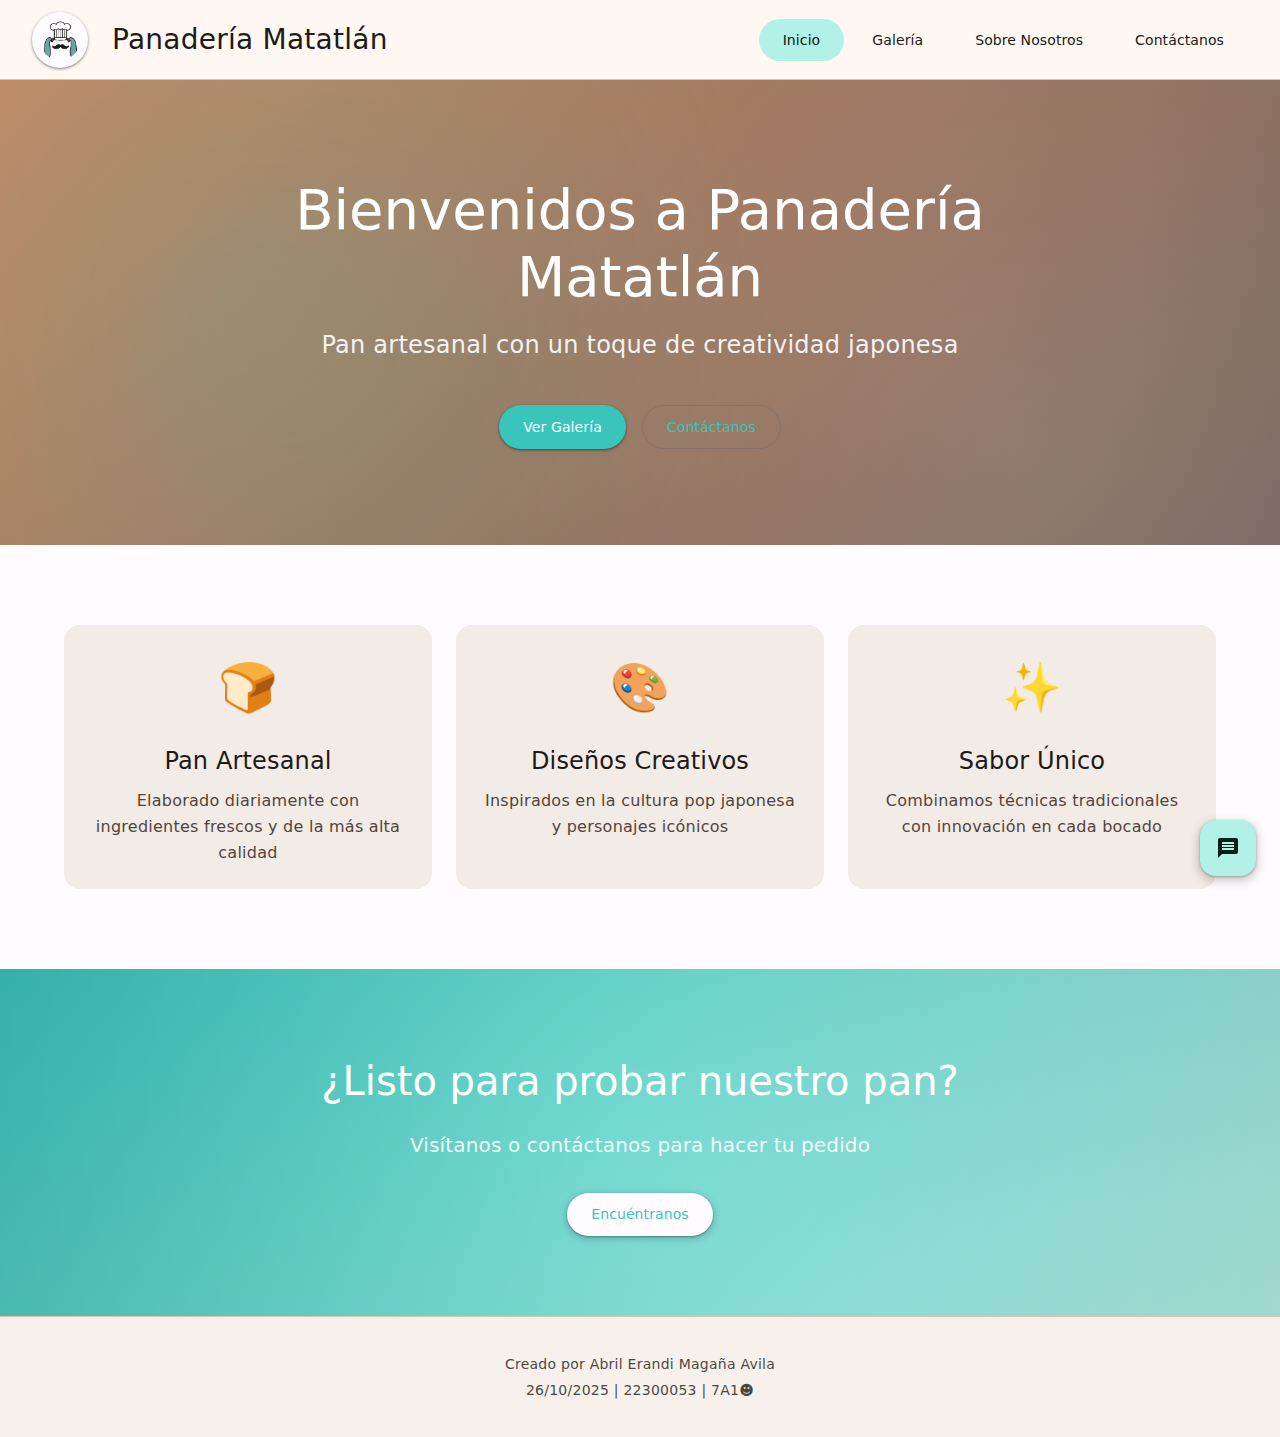
<file: index.html>
<!DOCTYPE html>
<html lang="es">
<head>
    <meta charset="UTF-8">
    <meta name="viewport" content="width=device-width, initial-scale=1.0">
    <meta name="description" content="Panadería Matatlán - Pan artesanal con inspiración japonesa">
    <title>Panadería Matatlán | Inicio</title>
    <link rel="stylesheet" href="estilos.css">
</head>
<body>
    <header>
        <nav class="navegacion">
            <a href="index.html" class="logo-link">
                <img src="img/miku.png" alt="Logo Panadería Matatlán">
            </a>
            <div class="nav-content">
                <h1>Panadería Matatlán</h1>
                <ul class="menu">
                    <li><a href="index.html" class="active">Inicio</a></li>
                    <li><a href="NuestroPan.html">Galería</a></li>
                    <li><a href="aboutus.html">Sobre Nosotros</a></li>
                    <li class="menu-dropdown">
                        <a href="#">Contáctanos</a>
                        <ul class="submenu">
                            <li><a href="form.html">Formulario</a></li>
                            <li><a href="ubicacion.html">Ubicación</a></li>
                        </ul>
                    </li>
                </ul>
            </div>
        </nav>
    </header>

    <main>
        <section class="hero">
            <div class="hero-content">
                <h2 class="hero-title">Bienvenidos a Panadería Matatlán</h2>
                <p class="hero-subtitle">Pan artesanal con un toque de creatividad japonesa</p>
                <div class="hero-cta">
                    <a href="NuestroPan.html" class="btn btn-primary">Ver Galería</a>
                    <a href="form.html" class="btn btn-secondary">Contáctanos</a>
                </div>
            </div>
        </section>

        <section class="features">
            <div class="container">
                <div class="features-grid">
                    <article class="feature-card">
                        <div class="feature-icon">🍞</div>
                        <h3>Pan Artesanal</h3>
                        <p>Elaborado diariamente con ingredientes frescos y de la más alta calidad</p>
                    </article>
                    <article class="feature-card">
                        <div class="feature-icon">🎨</div>
                        <h3>Diseños Creativos</h3>
                        <p>Inspirados en la cultura pop japonesa y personajes icónicos</p>
                    </article>
                    <article class="feature-card">
                        <div class="feature-icon">✨</div>
                        <h3>Sabor Único</h3>
                        <p>Combinamos técnicas tradicionales con innovación en cada bocado</p>
                    </article>
                </div>
            </div>
        </section>

        <section class="cta-section">
            <div class="container">
                <h2>¿Listo para probar nuestro pan?</h2>
                <p>Visítanos o contáctanos para hacer tu pedido</p>
                <a href="ubicacion.html" class="btn btn-primary">Encuéntranos</a>
            </div>
        </section>
    </main>

    <a href="form.html" class="btn-fab" aria-label="Contáctanos" title="Contáctanos">
        <svg width="24" height="24" viewBox="0 0 24 24" fill="currentColor">
            <path d="M20 2H4c-1.1 0-1.99.9-1.99 2L2 22l4-4h14c1.1 0 2-.9 2-2V4c0-1.1-.9-2-2-2zm-2 12H6v-2h12v2zm0-3H6V9h12v2zm0-3H6V6h12v2z"/>
        </svg>
    </a>

    <footer class="site-footer">
        <div class="footer-content">
            <p>Creado por Abril Erandi Magaña Avila</p>
            <p>26/10/2025 | 22300053 | 7A1☻</p>
        </div>
    </footer>
</body>
</html>
</file>
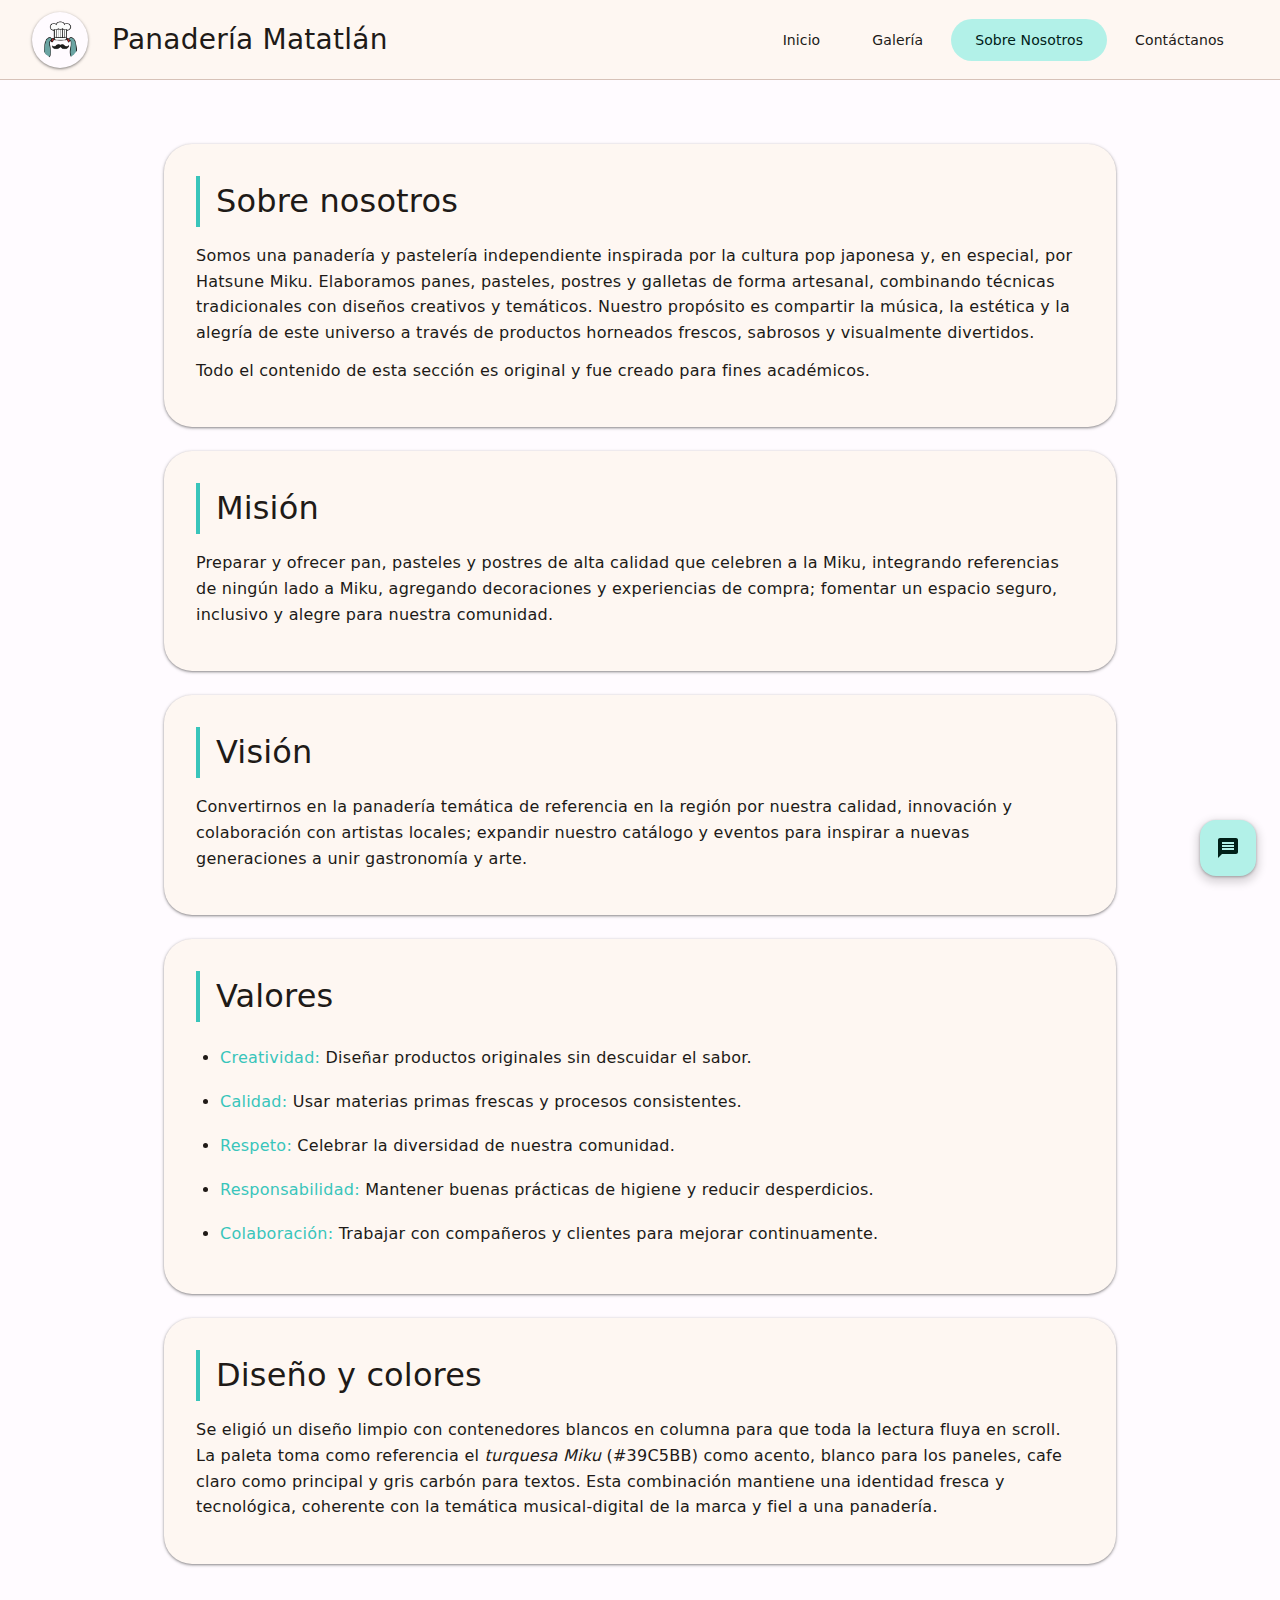
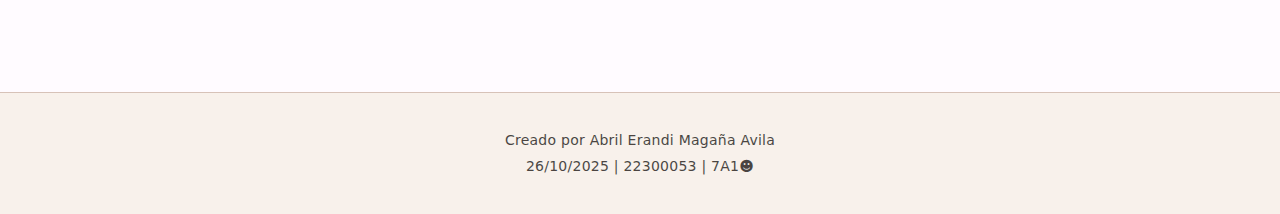
<file: aboutus.html>
<!DOCTYPE html>
<html lang="es">
<head>
    <meta charset="UTF-8">
    <meta name="viewport" content="width=device-width, initial-scale=1.0">
    <meta name="description" content="Conoce más sobre Panadería Matatlán">
    <title>Sobre Nosotros | Panadería Matatlán</title>
    <link rel="stylesheet" href="estilos.css">
</head>
<body>
    <header>
        <nav class="navegacion">
            <a href="index.html" class="logo-link">
                <img src="img/miku.png" alt="Logo Panadería Matatlán">
            </a>
            <div class="nav-content">
                <h1>Panadería Matatlán</h1>
                <ul class="menu">
                    <li><a href="index.html">Inicio</a></li>
                    <li><a href="NuestroPan.html">Galería</a></li>
                    <li><a href="aboutus.html" class="active">Sobre Nosotros</a></li>
                    <li class="menu-dropdown">
                        <a href="#">Contáctanos</a>
                        <ul class="submenu">
                            <li><a href="form.html">Formulario</a></li>
                            <li><a href="ubicacion.html">Ubicación</a></li>
                        </ul>
                    </li>
                </ul>
            </div>
        </nav>
    </header>

    <main>

        <section class="AboutUs" aria-label="Sección Sobre nosotros">
            <article class="AboutUs__card" id="sobre-nosotros">
                <h2>Sobre nosotros</h2>
                <p>
                    Somos una panadería y pastelería independiente inspirada por la cultura pop japonesa y, en especial,
                    por Hatsune Miku. Elaboramos panes, pasteles, postres y galletas de forma artesanal, combinando
                    técnicas tradicionales con diseños creativos y temáticos. Nuestro propósito es compartir la música,
                    la estética y la alegría de este universo a través de productos horneados frescos, sabrosos y
                    visualmente divertidos.
                </p>
                <p>
                    Todo el contenido de esta sección es original y fue creado para fines académicos.
                </p>
            </article>

            <article class="AboutUs__card" id="mision">
                <h2>Misión</h2>
                <p>
                    Preparar y ofrecer pan, pasteles y postres de alta calidad que celebren a la Miku,
                    integrando referencias de ningún lado a Miku, agregando decoraciones y experiencias de compra;
                    fomentar un espacio seguro, inclusivo y alegre para nuestra comunidad.
                </p>
            </article>

            <article class="AboutUs__card" id="vision">
                <h2>Visión</h2>
                <p>
                    Convertirnos en la panadería temática de referencia en la región por nuestra calidad, innovación
                    y colaboración con artistas locales; expandir nuestro catálogo y eventos para inspirar a nuevas
                    generaciones a unir gastronomía y arte.
                </p>
            </article>

            <article class="AboutUs__card" id="valores">
                <h2>Valores</h2>
                <ul class="bullets">
                    <li><strong>Creatividad:</strong> Diseñar productos originales sin descuidar el sabor.</li>
                    <li><strong>Calidad:</strong> Usar materias primas frescas y procesos consistentes.</li>
                    <li><strong>Respeto:</strong> Celebrar la diversidad de nuestra comunidad.</li>
                    <li><strong>Responsabilidad:</strong> Mantener buenas prácticas de higiene y reducir desperdicios.</li>
                    <li><strong>Colaboración:</strong> Trabajar con compañeros y clientes para mejorar continuamente.</li>
                </ul>
            </article>

            <article class="AboutUs__card" id="diseno-colores">
                <h2>Diseño y colores</h2>
                <p>
                    Se eligió un diseño limpio con contenedores blancos en columna para que toda la lectura fluya en scroll.
                    La paleta toma como referencia el <em>turquesa Miku</em> (#39C5BB) como acento, blanco para los paneles, cafe claro como principal
                    y gris carbón para textos. Esta combinación mantiene una identidad fresca y tecnológica, coherente con
                    la temática musical‑digital de la marca y fiel a una panadería.
                </p>
            </article>
        </section>
    </main>

    <a href="form.html" class="btn-fab" aria-label="Contáctanos" title="Contáctanos">
        <svg width="24" height="24" viewBox="0 0 24 24" fill="currentColor">
            <path d="M20 2H4c-1.1 0-1.99.9-1.99 2L2 22l4-4h14c1.1 0 2-.9 2-2V4c0-1.1-.9-2-2-2zm-2 12H6v-2h12v2zm0-3H6V9h12v2zm0-3H6V6h12v2z"/>
        </svg>
    </a>

    <footer class="site-footer">
        <div class="footer-content">
            <p>Creado por Abril Erandi Magaña Avila</p>
            <p>26/10/2025 | 22300053 | 7A1☻</p>
        </div>
    </footer>
</body>
</html>
</file>
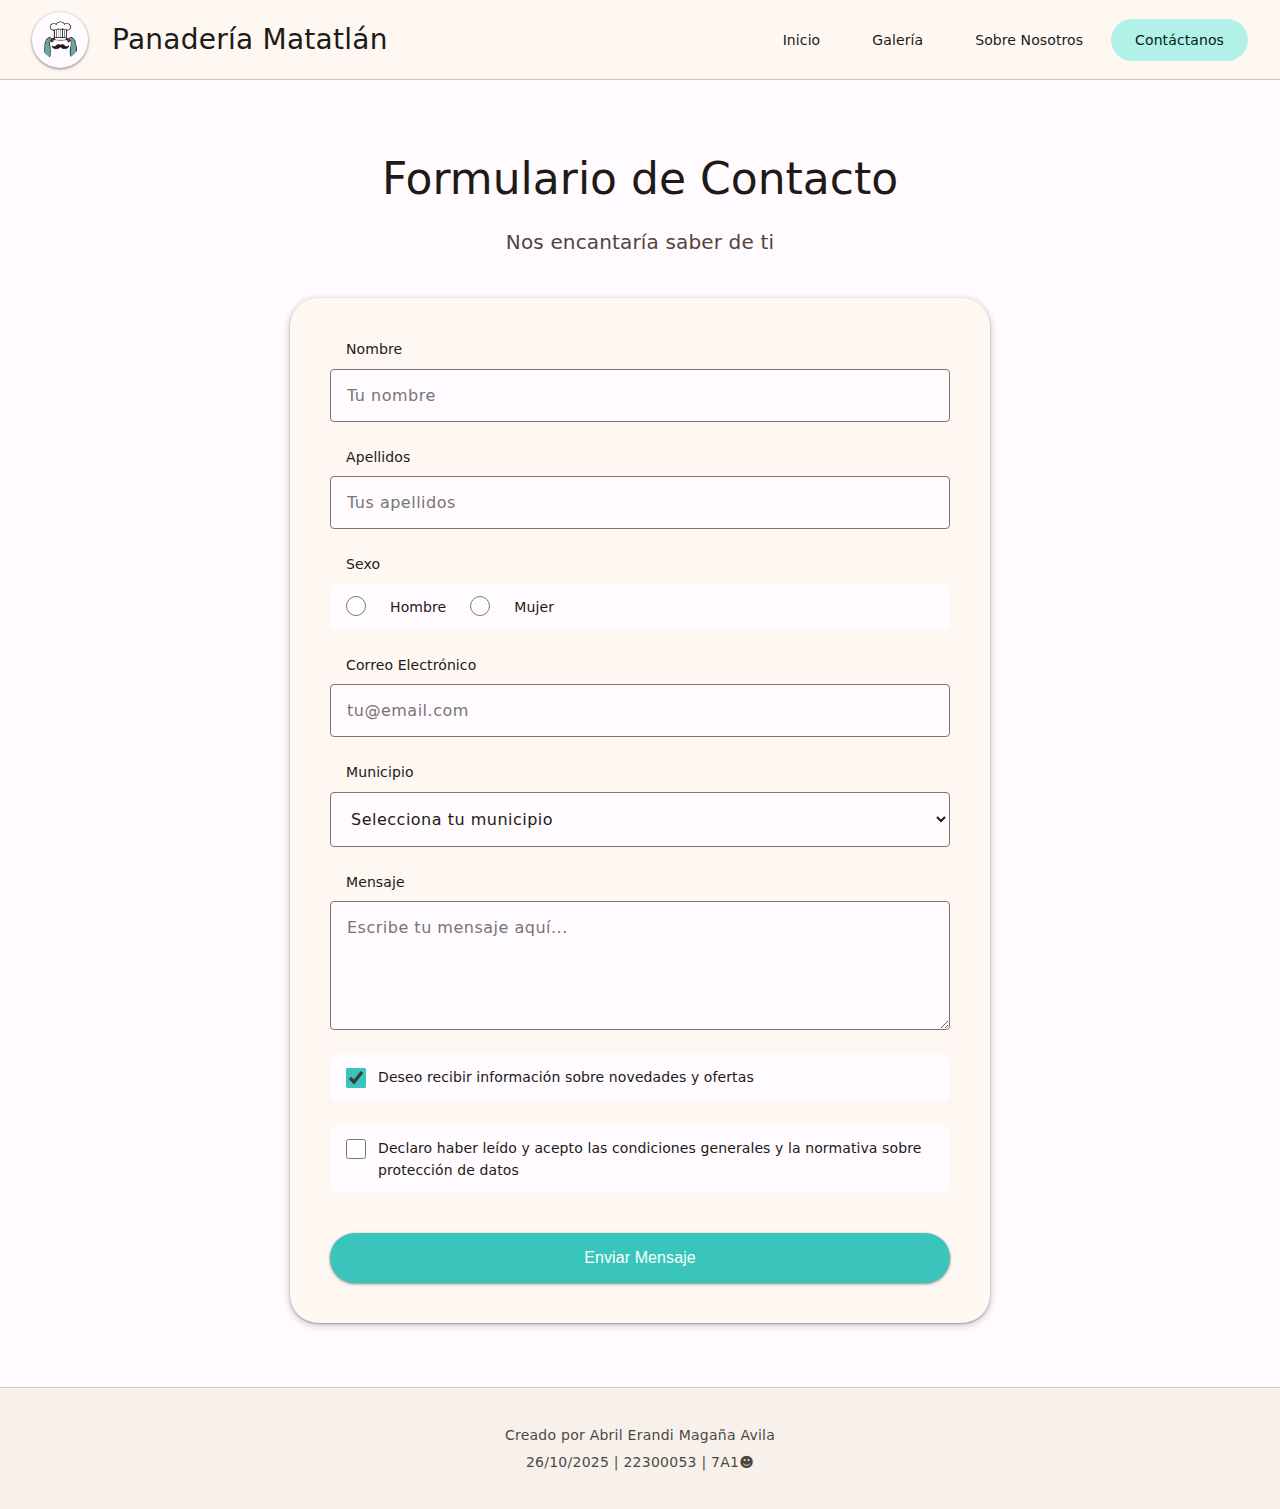
<file: form.html>
<!DOCTYPE html>
<html lang="es">
<head>
    <meta charset="UTF-8">
    <meta name="viewport" content="width=device-width, initial-scale=1.0">
    <meta name="description" content="Contáctanos - Panadería Matatlán">
    <title>Formulario de Contacto | Panadería Matatlán</title>
    <link rel="stylesheet" href="estilos.css">
</head>
<body>
    <header>
        <nav class="navegacion">
            <a href="index.html" class="logo-link">
                <img src="img/miku.png" alt="Logo Panadería Matatlán">
            </a>
            <div class="nav-content">
                <h1>Panadería Matatlán</h1>
                <ul class="menu">
                    <li><a href="index.html">Inicio</a></li>
                    <li><a href="NuestroPan.html">Galería</a></li>
                    <li><a href="aboutus.html">Sobre Nosotros</a></li>
                    <li class="menu-dropdown">
                        <a href="#" class="active">Contáctanos</a>
                        <ul class="submenu">
                            <li><a href="form.html">Formulario</a></li>
                            <li><a href="ubicacion.html">Ubicación</a></li>
                        </ul>
                    </li>
                </ul>
            </div>
        </nav>
    </header>

    <main>
        <section class="form-header">
            <h2>Formulario de Contacto</h2>
            <p>Nos encantaría saber de ti</p>
        </section>

        <div class="FormContainer">
            <form class="formulario" action="" method="get">
                <div class="form-group">
                    <label for="nombre">Nombre</label>
                    <input type="text" name="nombre" id="nombre" maxlength="50" required placeholder="Tu nombre" />
                </div>

                <div class="form-group">
                    <label for="apellidos">Apellidos</label>
                    <input type="text" name="apellidos" id="apellidos" maxlength="50" required placeholder="Tus apellidos" />
                </div>

                <div class="form-group">
                    <label>Sexo</label>
                    <div class="radio-group">
                        <input type="radio" name="sexo" id="sexo_h" value="h" />
                        <label for="sexo_h">Hombre</label>
                        <input type="radio" name="sexo" id="sexo_m" value="m" />
                        <label for="sexo_m">Mujer</label>
                    </div>
                </div>

                <div class="form-group">
                    <label for="correo">Correo Electrónico</label>
                    <input type="email" name="correo" id="correo" maxlength="100" required placeholder="tu@email.com" />
                </div>

                <div class="form-group">
                    <label for="poblacion">Municipio</label>
                    <select name="poblacion" id="poblacion" required>
                        <option value="">Selecciona tu municipio</option>
                        <option value="guadalajara">Guadalajara</option>
                        <option value="zapopan">Zapopan</option>
                        <option value="tonala">Tonalá</option>
                        <option value="tlaquepaque">Tlaquepaque</option>
                        <option value="tlajomulco">Tlajomulco de Zúñiga</option>
                    </select>
                </div>

                <div class="form-group">
                    <label for="descripcion">Mensaje</label>
                    <textarea name="descripcion" id="descripcion" rows="5" placeholder="Escribe tu mensaje aquí..." required></textarea>
                </div>

                <div class="form-group checkbox-group">
                    <input type="checkbox" name="info" id="info" checked="checked" />
                    <label for="info">Deseo recibir información sobre novedades y ofertas</label>
                </div>

                <div class="form-group checkbox-group">
                    <input type="checkbox" name="condiciones" id="condiciones" required />
                    <label for="condiciones">Declaro haber leído y acepto las condiciones generales y la normativa sobre protección de datos</label>
                </div>

                <div class="form-group">
                    <button type="submit" class="btn btn-primary btn-submit">Enviar Mensaje</button>
                </div>
            </form>
        </div>
    </main>

    <footer class="site-footer">
        <div class="footer-content">
            <p>Creado por Abril Erandi Magaña Avila</p>
            <p>26/10/2025 | 22300053 | 7A1☻</p>
        </div>
    </footer>
</body>
</html>
</file>
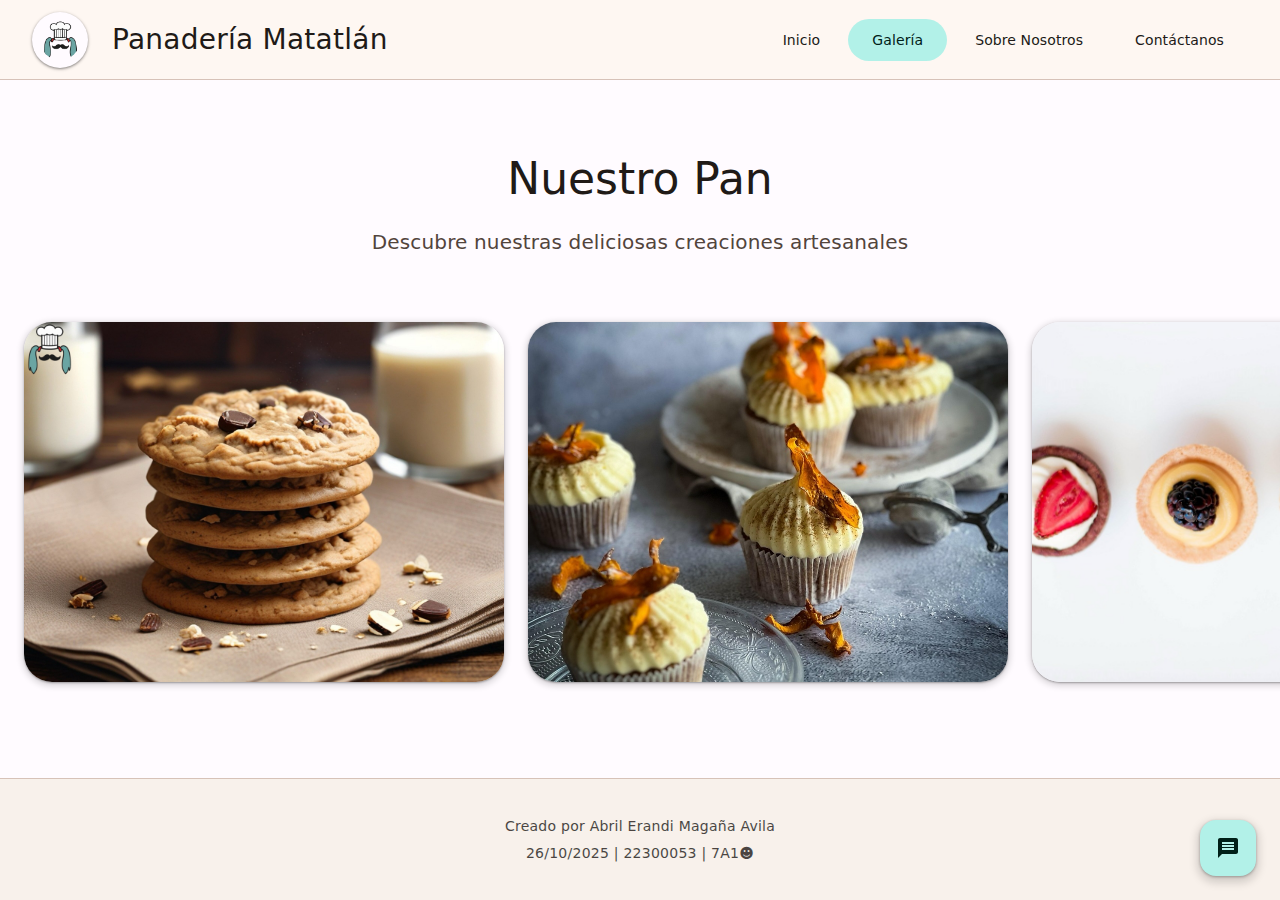
<file: NuestroPan.html>
<!DOCTYPE html>
<html lang="es">
<head>
    <meta charset="UTF-8">
    <meta name="viewport" content="width=device-width, initial-scale=1.0">
    <meta name="description" content="Galería de productos de Panadería Matatlán">
    <title>Galería | Panadería Matatlán</title>
    <link rel="stylesheet" href="estilos.css">
</head>
<body>
    <header>
        <nav class="navegacion">
            <a href="index.html" class="logo-link">
                <img src="img/miku.png" alt="Logo Panadería Matatlán">
            </a>
            <div class="nav-content">
                <h1>Panadería Matatlán</h1>
                <ul class="menu">
                    <li><a href="index.html">Inicio</a></li>
                    <li><a href="NuestroPan.html" class="active">Galería</a></li>
                    <li><a href="aboutus.html">Sobre Nosotros</a></li>
                    <li class="menu-dropdown">
                        <a href="#">Contáctanos</a>
                        <ul class="submenu">
                            <li><a href="form.html">Formulario</a></li>
                            <li><a href="ubicacion.html">Ubicación</a></li>
                        </ul>
                    </li>
                </ul>
            </div>
        </nav>
    </header>

    <main>
        <section class="gallery-header">
            <h2>Nuestro Pan</h2>
            <p>Descubre nuestras deliciosas creaciones artesanales</p>
        </section>

        <section class="carrusel">
        <ul>
            <li id="s1"><img src="img/pam/img1.jpg" alt="foto 1"></li>
            <li id="s2"><img src="img/pam/img2.jpg"  alt="foto 2"></li>
            <li id="s3"><img src="img/pam/img3.jpg"  alt="foto 3"></li>
            <li id="s4"><img src="img/pam/img4.jpg"  alt="foto 4"></li>
            <li id="s5"><img src="img/pam/img5.jpg"  alt="foto 5"></li>
            <li id="s6"><img src="img/pam/img6.jpg"  alt="foto 6"></li>
            <li id="s7"><img src="img/pam/img7.jpg"  alt="foto 7"></li>
            <li id="s8"><img src="img/pam/img8.jpg"  alt="foto 8"></li>
            <li id="s9"><img src="img/pam/img9.jpg"  alt="foto 9"></li>
            <li id="s10"><img src="img/pam/img10.jpg "  alt="foto 10"></li>
            <li id="s11"><img src="img/pam/img11.jpg"  alt="foto 11"></li>
            <li id="s12"><img src="img/pam/img12.jpg"  alt="foto 12"></li>
            <li id="s13"><img src="img/pam/img13.jpg"  alt="foto 13"></li>
            <li id="s14"><img src="img/pam/img14.jpg"  alt="foto 14"></li>
            <li id="s15"><img src="img/pam/img15.jpg"  alt="foto 15"></li>
        </ul>
        </section>
    </main>

    <a href="form.html" class="btn-fab" aria-label="Contáctanos" title="Contáctanos">
        <svg width="24" height="24" viewBox="0 0 24 24" fill="currentColor">
            <path d="M20 2H4c-1.1 0-1.99.9-1.99 2L2 22l4-4h14c1.1 0 2-.9 2-2V4c0-1.1-.9-2-2-2zm-2 12H6v-2h12v2zm0-3H6V9h12v2zm0-3H6V6h12v2z"/>
        </svg>
    </a>

    <footer class="site-footer">
        <div class="footer-content">
            <p>Creado por Abril Erandi Magaña Avila</p>
            <p>26/10/2025 | 22300053 | 7A1☻</p>
        </div>
    </footer>
</body>
</html>
</file>
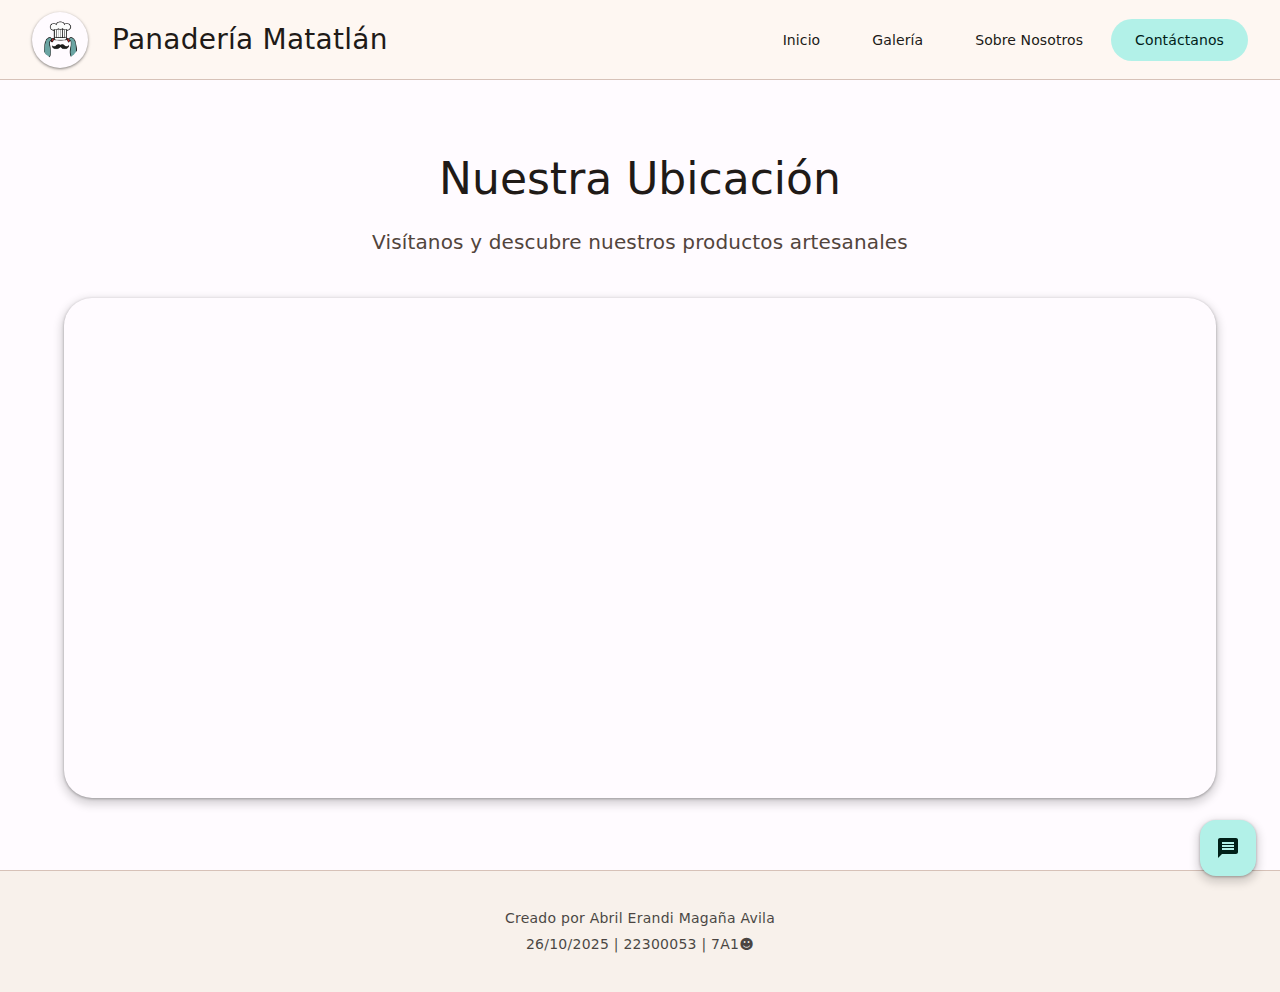
<file: ubicacion.html>
<!DOCTYPE html>
<html lang="es">
<head>
    <meta charset="UTF-8">
    <meta name="viewport" content="width=device-width, initial-scale=1.0">
    <meta name="description" content="Ubicación de Panadería Matatlán">
    <title>Ubicación | Panadería Matatlán</title>
    <link rel="stylesheet" href="estilos.css">
</head>
<body>
    <header>
        <nav class="navegacion">
            <a href="index.html" class="logo-link">
                <img src="img/miku.png" alt="Logo Panadería Matatlán">
            </a>
            <div class="nav-content">
                <h1>Panadería Matatlán</h1>
                <ul class="menu">
                    <li><a href="index.html">Inicio</a></li>
                    <li><a href="NuestroPan.html">Galería</a></li>
                    <li><a href="aboutus.html">Sobre Nosotros</a></li>
                    <li class="menu-dropdown">
                        <a href="#" class="active">Contáctanos</a>
                        <ul class="submenu">
                            <li><a href="form.html">Formulario</a></li>
                            <li><a href="ubicacion.html">Ubicación</a></li>
                        </ul>
                    </li>
                </ul>
            </div>
        </nav>
    </header>

    <main>
        <section class="location-header">
            <h2>Nuestra Ubicación</h2>
            <p>Visítanos y descubre nuestros productos artesanales</p>
        </section>

        <section class="map-container">
            <iframe 
                src="https://www.google.com/maps/embed?pb=!1m18!1m12!1m3!1d3733.212857677744!2d-103.19582442423784!3d20.660917400310005!2m3!1f0!2f0!3f0!3m2!1i1024!2i768!4f13.1!3m3!1m2!1s0x8428b5e96e4bbd65%3A0x3116a98101842b0f!2sCETI%20Plantel%20Rio%20Santiago!5e0!3m2!1ses-419!2smx!4v1760629004256!5m2!1ses-419!2smx" 
                allowfullscreen="" 
                loading="lazy" 
                referrerpolicy="no-referrer-when-downgrade"
                title="Mapa de ubicación de Panadería Matatlán">
            </iframe>
        </section>
    </main>

    <a href="form.html" class="btn-fab" aria-label="Contáctanos" title="Contáctanos">
        <svg width="24" height="24" viewBox="0 0 24 24" fill="currentColor">
            <path d="M20 2H4c-1.1 0-1.99.9-1.99 2L2 22l4-4h14c1.1 0 2-.9 2-2V4c0-1.1-.9-2-2-2zm-2 12H6v-2h12v2zm0-3H6V9h12v2zm0-3H6V6h12v2z"/>
        </svg>
    </a>

    <footer class="site-footer">
        <div class="footer-content">
            <p>Creado por Abril Erandi Magaña Avila</p>
            <p>26/10/2025 | 22300053 | 7A1☻</p>
        </div>
    </footer>
</body>
</html>
</file>
<file: estilos.css>
/* ===== MATERIAL DESIGN 3 - RESET & BASE ===== */
* {
    margin: 0;
    padding: 0;
    box-sizing: border-box;
}

:root {
    /* Material Design 3 Color System */
    --md-sys-color-primary: #C98860;
    --md-sys-color-primary-container: #FFDCC5;
    --md-sys-color-on-primary: #FFFFFF;
    --md-sys-color-on-primary-container: #3D1600;
    
    --md-sys-color-secondary: #39C5BB;
    --md-sys-color-secondary-container: #B2F1E8;
    --md-sys-color-on-secondary: #FFFFFF;
    --md-sys-color-on-secondary-container: #002018;
    
    --md-sys-color-tertiary: #75655E;
    --md-sys-color-tertiary-container: #FFD9CF;
    
    --md-sys-color-surface: #FFFBFF;
    --md-sys-color-surface-variant: #F4DED4;
    --md-sys-color-surface-container: #FEF7F2;
    --md-sys-color-surface-container-high: #F8F1EB;
    --md-sys-color-surface-container-highest: #F3EBE5;
    
    --md-sys-color-background: #FFFBFF;
    --md-sys-color-on-background: #201A17;
    --md-sys-color-on-surface: #201A17;
    --md-sys-color-on-surface-variant: #52443C;
    
    --md-sys-color-outline: #85736A;
    --md-sys-color-outline-variant: #D7C2B8;
    
    /* Material Design 3 Elevation */
    --md-sys-elevation-0: none;
    --md-sys-elevation-1: 0 1px 2px 0 rgba(0, 0, 0, 0.3), 0 1px 3px 1px rgba(0, 0, 0, 0.15);
    --md-sys-elevation-2: 0 1px 2px 0 rgba(0, 0, 0, 0.3), 0 2px 6px 2px rgba(0, 0, 0, 0.15);
    --md-sys-elevation-3: 0 4px 8px 3px rgba(0, 0, 0, 0.15), 0 1px 3px rgba(0, 0, 0, 0.3);
    --md-sys-elevation-4: 0 6px 10px 4px rgba(0, 0, 0, 0.15), 0 2px 3px rgba(0, 0, 0, 0.3);
    --md-sys-elevation-5: 0 8px 12px 6px rgba(0, 0, 0, 0.15), 0 4px 4px rgba(0, 0, 0, 0.3);
    
    /* Material Design 3 Shape */
    --md-sys-shape-corner-none: 0;
    --md-sys-shape-corner-extra-small: 4px;
    --md-sys-shape-corner-small: 8px;
    --md-sys-shape-corner-medium: 12px;
    --md-sys-shape-corner-large: 16px;
    --md-sys-shape-corner-extra-large: 28px;
    --md-sys-shape-corner-full: 9999px;
    
    /* Material Design 3 Motion */
    --md-sys-motion-easing-standard: cubic-bezier(0.2, 0, 0, 1);
    --md-sys-motion-easing-emphasized: cubic-bezier(0.2, 0, 0, 1);
    --md-sys-motion-easing-emphasized-decelerate: cubic-bezier(0.05, 0.7, 0.1, 1);
    --md-sys-motion-easing-emphasized-accelerate: cubic-bezier(0.3, 0, 0.8, 0.15);
    --md-sys-motion-duration-short1: 50ms;
    --md-sys-motion-duration-short2: 100ms;
    --md-sys-motion-duration-short3: 150ms;
    --md-sys-motion-duration-short4: 200ms;
    --md-sys-motion-duration-medium1: 250ms;
    --md-sys-motion-duration-medium2: 300ms;
    --md-sys-motion-duration-medium3: 350ms;
    --md-sys-motion-duration-medium4: 400ms;
    --md-sys-motion-duration-long1: 450ms;
    --md-sys-motion-duration-long2: 500ms;
}

html {
    scroll-behavior: smooth;
    -webkit-font-smoothing: antialiased;
    -moz-osx-font-smoothing: grayscale;
}

body {
    font-family: 'Roboto', 'Segoe UI', -apple-system, system-ui, sans-serif;
    background-color: var(--md-sys-color-background);
    color: var(--md-sys-color-on-background);
    line-height: 1.6;
    min-height: 100vh;
    display: flex;
    flex-direction: column;
    overflow-x: hidden;
}

main {
    flex: 1;
}

.container {
    max-width: 1200px;
    margin: 0 auto;
    padding: 0 24px;
}

/* ===== MATERIAL DESIGN 3 NAVIGATION ===== */
header {
    background: var(--md-sys-color-surface-container);
    position: sticky;
    top: 0;
    z-index: 1000;
    transition: box-shadow var(--md-sys-motion-duration-medium2) var(--md-sys-motion-easing-standard);
}

header::after {
    content: '';
    position: absolute;
    bottom: 0;
    left: 0;
    right: 0;
    height: 1px;
    background: var(--md-sys-color-outline-variant);
}

.navegacion {
    display: grid;
    grid-template-columns: auto 1fr;
    align-items: center;
    gap: 24px;
    padding: 12px 32px;
    max-width: 1400px;
    margin: 0 auto;
}

.logo-link {
    display: flex;
    align-items: center;
    text-decoration: none;
    position: relative;
    border-radius: var(--md-sys-shape-corner-full);
    transition: transform var(--md-sys-motion-duration-medium2) var(--md-sys-motion-easing-emphasized);
}

.logo-link::before {
    content: '';
    position: absolute;
    inset: -8px;
    border-radius: var(--md-sys-shape-corner-full);
    background: var(--md-sys-color-secondary);
    opacity: 0;
    transform: scale(0.8);
    transition: all var(--md-sys-motion-duration-medium2) var(--md-sys-motion-easing-emphasized);
}

.logo-link:hover::before {
    opacity: 0.08;
    transform: scale(1);
}

.logo-link:active {
    transform: scale(0.96);
}

.navegacion img {
    width: 56px;
    height: 56px;
    object-fit: contain;
    border-radius: var(--md-sys-shape-corner-full);
    background: var(--md-sys-color-surface);
    padding: 8px;
    box-shadow: var(--md-sys-elevation-1);
    position: relative;
    z-index: 1;
}

.nav-content {
    display: flex;
    align-items: center;
    justify-content: space-between;
    gap: 32px;
}

.navegacion h1 {
    font-size: 1.75rem;
    font-weight: 500;
    color: var(--md-sys-color-on-surface);
    letter-spacing: 0.25px;
    white-space: nowrap;
}

.menu {
    display: flex;
    list-style: none;
    gap: 4px;
    align-items: center;
}

.menu > li {
    position: relative;
}

/* Material Design 3 Navigation Button */
.menu > li > a {
    display: flex;
    align-items: center;
    padding: 10px 24px;
    color: var(--md-sys-color-on-surface);
    font-weight: 500;
    font-size: 0.875rem;
    text-decoration: none;
    border-radius: var(--md-sys-shape-corner-full);
    position: relative;
    overflow: hidden;
    transition: background-color var(--md-sys-motion-duration-short4) var(--md-sys-motion-easing-standard);
    white-space: nowrap;
    letter-spacing: 0.1px;
}

/* Ripple effect */
.menu > li > a::before {
    content: '';
    position: absolute;
    inset: 0;
    background: var(--md-sys-color-on-surface);
    opacity: 0;
    transition: opacity var(--md-sys-motion-duration-short4) var(--md-sys-motion-easing-standard);
}

.menu > li > a:hover::before {
    opacity: 0.08;
}

.menu > li > a:active::before {
    opacity: 0.12;
}

/* State layer for active */
.menu > li > a.active {
    background: var(--md-sys-color-secondary-container);
    color: var(--md-sys-color-on-secondary-container);
}

.menu > li > a.active::before {
    background: var(--md-sys-color-on-secondary-container);
}

/* Submenu - Material Design 3 Menu */
.submenu {
    position: absolute;
    top: calc(100% + 8px);
    left: 0;
    background: var(--md-sys-color-surface-container);
    min-width: 200px;
    list-style: none;
    border-radius: var(--md-sys-shape-corner-extra-small);
    box-shadow: var(--md-sys-elevation-2);
    visibility: hidden;
    opacity: 0;
    transform: translateY(-8px) scale(0.95);
    transition: all var(--md-sys-motion-duration-medium2) var(--md-sys-motion-easing-emphasized-decelerate);
    overflow: hidden;
}

.menu-dropdown:hover .submenu {
    visibility: visible;
    opacity: 1;
    transform: translateY(0) scale(1);
}

.submenu li {
    border-bottom: 1px solid var(--md-sys-color-outline-variant);
}

.submenu li:last-child {
    border-bottom: none;
}

.submenu li a {
    display: flex;
    align-items: center;
    padding: 12px 16px;
    color: var(--md-sys-color-on-surface);
    text-decoration: none;
    font-size: 0.875rem;
    position: relative;
    overflow: hidden;
    transition: background-color var(--md-sys-motion-duration-short4) var(--md-sys-motion-easing-standard);
}

.submenu li a::before {
    content: '';
    position: absolute;
    inset: 0;
    background: var(--md-sys-color-on-surface);
    opacity: 0;
    transition: opacity var(--md-sys-motion-duration-short4) var(--md-sys-motion-easing-standard);
}

.submenu li a:hover::before {
    opacity: 0.08;
}

/* ===== MATERIAL DESIGN 3 HERO ===== */
.hero {
    background: linear-gradient(135deg, var(--md-sys-color-primary) 0%, var(--md-sys-color-tertiary) 100%);
    padding: 96px 24px;
    text-align: center;
    position: relative;
    overflow: hidden;
}

.hero::before {
    content: '';
    position: absolute;
    inset: 0;
    background: 
        radial-gradient(circle at 20% 50%, rgba(57, 197, 187, 0.2) 0%, transparent 50%),
        radial-gradient(circle at 80% 80%, rgba(255, 255, 255, 0.1) 0%, transparent 50%);
    animation: heroGradient 10s ease-in-out infinite;
}

@keyframes heroGradient {
    0%, 100% { opacity: 1; transform: scale(1); }
    50% { opacity: 0.8; transform: scale(1.05); }
}

.hero-content {
    position: relative;
    z-index: 1;
    max-width: 800px;
    margin: 0 auto;
    animation: fadeInUp var(--md-sys-motion-duration-long2) var(--md-sys-motion-easing-emphasized-decelerate);
}

@keyframes fadeInUp {
    from {
        opacity: 0;
        transform: translateY(24px);
    }
    to {
        opacity: 1;
        transform: translateY(0);
    }
}

.hero-title {
    font-size: 3.5rem;
    font-weight: 400;
    color: var(--md-sys-color-on-primary);
    margin-bottom: 16px;
    letter-spacing: 0;
    line-height: 1.2;
}

.hero-subtitle {
    font-size: 1.5rem;
    color: var(--md-sys-color-on-primary);
    margin-bottom: 40px;
    font-weight: 400;
    opacity: 0.9;
    letter-spacing: 0.25px;
}

.hero-cta {
    display: flex;
    gap: 16px;
    justify-content: center;
    flex-wrap: wrap;
}

/* ===== MATERIAL DESIGN 3 BUTTONS ===== */
.btn {
    display: inline-flex;
    align-items: center;
    justify-content: center;
    padding: 10px 24px;
    border-radius: var(--md-sys-shape-corner-full);
    font-weight: 500;
    font-size: 0.875rem;
    letter-spacing: 0.1px;
    text-decoration: none;
    border: none;
    cursor: pointer;
    position: relative;
    overflow: hidden;
    transition: all var(--md-sys-motion-duration-medium2) var(--md-sys-motion-easing-standard);
    min-height: 40px;
}

/* Filled Button (Primary) */
.btn-primary {
    background: var(--md-sys-color-secondary);
    color: var(--md-sys-color-on-secondary);
    box-shadow: var(--md-sys-elevation-1);
}

.btn-primary::before {
    content: '';
    position: absolute;
    inset: 0;
    background: var(--md-sys-color-on-secondary);
    opacity: 0;
    transition: opacity var(--md-sys-motion-duration-short4) var(--md-sys-motion-easing-standard);
}

.btn-primary:hover {
    box-shadow: var(--md-sys-elevation-2);
}

.btn-primary:hover::before {
    opacity: 0.08;
}

.btn-primary:active {
    box-shadow: var(--md-sys-elevation-1);
    transform: scale(0.98);
}

.btn-primary:active::before {
    opacity: 0.12;
}

/* Outlined Button (Secondary) */
.btn-secondary {
    background: transparent;
    color: var(--md-sys-color-secondary);
    border: 1px solid var(--md-sys-color-outline);
}

.btn-secondary::before {
    content: '';
    position: absolute;
    inset: 0;
    background: var(--md-sys-color-secondary);
    opacity: 0;
    transition: opacity var(--md-sys-motion-duration-short4) var(--md-sys-motion-easing-standard);
}

.btn-secondary:hover::before {
    opacity: 0.08;
}

.btn-secondary:active::before {
    opacity: 0.12;
}

/* FAB (Floating Action Button) */
.btn-fab {
    position: fixed;
    bottom: 24px;
    right: 24px;
    width: 56px;
    height: 56px;
    border-radius: var(--md-sys-shape-corner-large);
    background: var(--md-sys-color-secondary-container);
    color: var(--md-sys-color-on-secondary-container);
    box-shadow: var(--md-sys-elevation-3);
    display: flex;
    align-items: center;
    justify-content: center;
    text-decoration: none;
    transition: all var(--md-sys-motion-duration-medium2) var(--md-sys-motion-easing-emphasized);
    z-index: 999;
}

.btn-fab:hover {
    box-shadow: var(--md-sys-elevation-4);
    transform: scale(1.05);
}

.btn-fab::before {
    content: '';
    position: absolute;
    inset: 0;
    background: var(--md-sys-color-on-secondary-container);
    opacity: 0;
    border-radius: inherit;
    transition: opacity var(--md-sys-motion-duration-short4) var(--md-sys-motion-easing-standard);
}

.btn-fab:hover::before {
    opacity: 0.08;
}

/* ===== MATERIAL DESIGN 3 CARDS ===== */
.features {
    padding: 80px 24px;
    background: var(--md-sys-color-background);
}

.features-grid {
    display: grid;
    grid-template-columns: repeat(auto-fit, minmax(300px, 1fr));
    gap: 24px;
    max-width: 1200px;
    margin: 0 auto;
}

/* Material Design 3 Filled Card */
.feature-card {
    background: var(--md-sys-color-surface-container-highest);
    border-radius: var(--md-sys-shape-corner-large);
    padding: 24px;
    text-align: center;
    transition: all var(--md-sys-motion-duration-medium3) var(--md-sys-motion-easing-emphasized);
    position: relative;
    overflow: hidden;
}

.feature-card::before {
    content: '';
    position: absolute;
    inset: 0;
    background: var(--md-sys-color-on-surface);
    opacity: 0;
    transition: opacity var(--md-sys-motion-duration-medium2) var(--md-sys-motion-easing-standard);
}

.feature-card:hover {
    box-shadow: var(--md-sys-elevation-2);
    transform: translateY(-4px);
}

.feature-card:hover::before {
    opacity: 0.05;
}

.feature-icon {
    font-size: 3rem;
    margin-bottom: 16px;
    animation: iconFloat 3s ease-in-out infinite;
}

@keyframes iconFloat {
    0%, 100% { transform: translateY(0); }
    50% { transform: translateY(-8px); }
}

.feature-card:nth-child(1) .feature-icon { animation-delay: 0s; }
.feature-card:nth-child(2) .feature-icon { animation-delay: 0.3s; }
.feature-card:nth-child(3) .feature-icon { animation-delay: 0.6s; }

.feature-card h3 {
    font-size: 1.5rem;
    color: var(--md-sys-color-on-surface);
    margin-bottom: 8px;
    font-weight: 500;
    letter-spacing: 0.15px;
}

.feature-card p {
    color: var(--md-sys-color-on-surface-variant);
    line-height: 1.6;
    letter-spacing: 0.25px;
}

/* ===== MATERIAL DESIGN 3 CTA SECTION ===== */
.cta-section {
    padding: 80px 24px;
    background: linear-gradient(135deg, var(--md-sys-color-secondary) 0%, var(--md-sys-color-secondary-container) 100%);
    text-align: center;
    color: var(--md-sys-color-on-secondary);
    position: relative;
    overflow: hidden;
}

.cta-section::before {
    content: '';
    position: absolute;
    inset: 0;
    background: radial-gradient(circle at center, transparent 0%, rgba(0, 0, 0, 0.1) 100%);
}

.cta-section > * {
    position: relative;
    z-index: 1;
}

.cta-section h2 {
    font-size: 2.5rem;
    margin-bottom: 16px;
    font-weight: 400;
    letter-spacing: 0;
}

.cta-section p {
    font-size: 1.25rem;
    margin-bottom: 32px;
    opacity: 0.9;
    letter-spacing: 0.15px;
}

.cta-section .btn-primary {
    background: var(--md-sys-color-surface);
    color: var(--md-sys-color-secondary);
    box-shadow: var(--md-sys-elevation-2);
}

.cta-section .btn-primary::before {
    background: var(--md-sys-color-secondary);
}

/* ===== GALLERY SECTION ===== */
.gallery-header {
    text-align: center;
    padding: 64px 24px 40px;
}

.gallery-header h2 {
    font-size: 2.75rem;
    color: var(--md-sys-color-on-surface);
    margin-bottom: 12px;
    font-weight: 400;
    letter-spacing: 0;
}

.gallery-header p {
    font-size: 1.25rem;
    color: var(--md-sys-color-on-surface-variant);
    letter-spacing: 0.15px;
}

.carrusel {
    padding: 24px 0 64px;
    overflow-x: auto;
    scroll-snap-type: x mandatory;
    scroll-behavior: smooth;
    scrollbar-width: thin;
    scrollbar-color: var(--md-sys-color-primary) var(--md-sys-color-surface-variant);
}

.carrusel::-webkit-scrollbar {
    height: 8px;
}

.carrusel::-webkit-scrollbar-track {
    background: var(--md-sys-color-surface-variant);
    border-radius: var(--md-sys-shape-corner-full);
    margin: 0 24px;
}

.carrusel::-webkit-scrollbar-thumb {
    background: var(--md-sys-color-primary);
    border-radius: var(--md-sys-shape-corner-full);
    transition: background var(--md-sys-motion-duration-short4) var(--md-sys-motion-easing-standard);
}

.carrusel::-webkit-scrollbar-thumb:hover {
    background: var(--md-sys-color-tertiary);
}

.carrusel ul {
    display: flex;
    gap: 24px;
    padding: 0 24px;
    margin: 0;
    list-style: none;
}

.carrusel ul li {
    flex: 0 0 auto;
    scroll-snap-align: center;
}

.carrusel ul li img {
    width: 480px;
    height: 360px;
    object-fit: cover;
    border-radius: var(--md-sys-shape-corner-extra-large);
    box-shadow: var(--md-sys-elevation-2);
    transition: all var(--md-sys-motion-duration-medium3) var(--md-sys-motion-easing-emphasized);
}

.carrusel ul li img:hover {
    transform: scale(1.02);
    box-shadow: var(--md-sys-elevation-4);
}

/* ===== ABOUT US SECTION ===== */
.AboutUs {
    max-width: 1000px;
    margin: 64px auto;
    padding: 0 24px 64px;
    display: grid;
    gap: 24px;
}

/* Material Design 3 Elevated Card */
.AboutUs__card {
    background: var(--md-sys-color-surface-container);
    border-radius: var(--md-sys-shape-corner-extra-large);
    padding: 32px;
    box-shadow: var(--md-sys-elevation-1);
    transition: all var(--md-sys-motion-duration-medium3) var(--md-sys-motion-easing-emphasized);
    position: relative;
}

.AboutUs__card::before {
    content: '';
    position: absolute;
    inset: 0;
    border-radius: inherit;
    background: var(--md-sys-color-on-surface);
    opacity: 0;
    transition: opacity var(--md-sys-motion-duration-medium2) var(--md-sys-motion-easing-standard);
}

.AboutUs__card:hover {
    box-shadow: var(--md-sys-elevation-3);
    transform: translateY(-4px);
}

.AboutUs__card:hover::before {
    opacity: 0.05;
}

.AboutUs__card h2 {
    font-size: 2rem;
    color: var(--md-sys-color-on-surface);
    margin-bottom: 16px;
    padding-left: 16px;
    border-left: 4px solid var(--md-sys-color-secondary);
    font-weight: 400;
    letter-spacing: 0.15px;
}

.AboutUs__card p {
    line-height: 1.6;
    color: var(--md-sys-color-on-surface);
    margin-bottom: 12px;
    letter-spacing: 0.25px;
}

.bullets {
    margin: 20px 0 0 24px;
    line-height: 2;
}

.bullets li {
    margin: 12px 0;
    color: var(--md-sys-color-on-surface);
    letter-spacing: 0.25px;
}

.bullets strong {
    color: var(--md-sys-color-secondary);
    font-weight: 500;
}

/* ===== FORM STYLES (Material Design 3) ===== */
.form-header {
    text-align: center;
    padding: 64px 24px 40px;
}

.form-header h2 {
    font-size: 2.75rem;
    color: var(--md-sys-color-on-surface);
    margin-bottom: 12px;
    font-weight: 400;
    letter-spacing: 0;
}

.form-header p {
    font-size: 1.25rem;
    color: var(--md-sys-color-on-surface-variant);
    letter-spacing: 0.15px;
}

.FormContainer {
    max-width: 700px;
    margin: 0 auto 64px;
    background: var(--md-sys-color-surface-container);
    border-radius: var(--md-sys-shape-corner-extra-large);
    padding: 40px;
    box-shadow: var(--md-sys-elevation-2);
}

.formulario {
    display: flex;
    flex-direction: column;
    gap: 24px;
}

.form-group {
    display: flex;
    flex-direction: column;
    gap: 8px;
    position: relative;
}

.form-group label {
    font-weight: 500;
    color: var(--md-sys-color-on-surface);
    font-size: 0.875rem;
    letter-spacing: 0.1px;
    padding-left: 16px;
}

/* Material Design 3 Text Fields */
.form-group input[type="text"],
.form-group input[type="email"],
.form-group select,
.form-group textarea {
    padding: 16px;
    border: 1px solid var(--md-sys-color-outline);
    border-radius: var(--md-sys-shape-corner-extra-small);
    font-size: 1rem;
    font-family: inherit;
    background: var(--md-sys-color-surface);
    color: var(--md-sys-color-on-surface);
    transition: all var(--md-sys-motion-duration-short4) var(--md-sys-motion-easing-standard);
    letter-spacing: 0.5px;
}

.form-group input[type="text"]:hover,
.form-group input[type="email"]:hover,
.form-group select:hover,
.form-group textarea:hover {
    border-color: var(--md-sys-color-on-surface);
}

.form-group input[type="text"]:focus,
.form-group input[type="email"]:focus,
.form-group select:focus,
.form-group textarea:focus {
    outline: none;
    border-color: var(--md-sys-color-secondary);
    border-width: 2px;
    box-shadow: 0 0 0 4px rgba(57, 197, 187, 0.12);
}

.form-group textarea {
    resize: vertical;
    min-height: 120px;
}

.form-group select {
    cursor: pointer;
}

/* Radio Button Group */
.radio-group {
    display: flex;
    gap: 24px;
    padding: 12px 16px;
    background: var(--md-sys-color-surface);
    border-radius: var(--md-sys-shape-corner-small);
}

.radio-group input[type="radio"] {
    cursor: pointer;
    width: 20px;
    height: 20px;
    accent-color: var(--md-sys-color-secondary);
}

.radio-group label {
    cursor: pointer;
    font-weight: 400;
    padding: 0;
}

/* Checkbox Group */
.checkbox-group {
    flex-direction: row;
    gap: 12px;
    align-items: flex-start;
    padding: 12px 16px;
    background: var(--md-sys-color-surface);
    border-radius: var(--md-sys-shape-corner-small);
}

.checkbox-group input[type="checkbox"] {
    cursor: pointer;
    width: 20px;
    height: 20px;
    accent-color: var(--md-sys-color-secondary);
    margin-top: 2px;
    flex-shrink: 0;
}

.checkbox-group label {
    cursor: pointer;
    font-weight: 400;
    line-height: 1.6;
    padding: 0;
}

.btn-submit {
    width: 100%;
    margin-top: 16px;
    padding: 16px;
    font-size: 1rem;
    min-height: 48px;
}

/* ===== LOCATION SECTION ===== */
.location-header {
    text-align: center;
    padding: 64px 24px 40px;
}

.location-header h2 {
    font-size: 2.75rem;
    color: var(--md-sys-color-on-surface);
    margin-bottom: 12px;
    font-weight: 400;
    letter-spacing: 0;
}

.location-header p {
    font-size: 1.25rem;
    color: var(--md-sys-color-on-surface-variant);
    letter-spacing: 0.15px;
}

.map-container {
    max-width: 1200px;
    margin: 0 auto 64px;
    padding: 0 24px;
}

.map-container iframe {
    width: 100%;
    height: 500px;
    border: none;
    border-radius: var(--md-sys-shape-corner-extra-large);
    box-shadow: var(--md-sys-elevation-3);
    transition: box-shadow var(--md-sys-motion-duration-medium2) var(--md-sys-motion-easing-standard);
}

.map-container iframe:hover {
    box-shadow: var(--md-sys-elevation-4);
}

/* ===== FOOTER (Material Design 3) ===== */
.site-footer {
    background: var(--md-sys-color-surface-container-high);
    color: var(--md-sys-color-on-surface);
    padding: 32px 24px;
    margin-top: auto;
    border-top: 1px solid var(--md-sys-color-outline-variant);
}

.footer-content {
    text-align: center;
    max-width: 1200px;
    margin: 0 auto;
}

.footer-content p {
    margin: 4px 0;
    opacity: 0.8;
    font-size: 0.875rem;
    letter-spacing: 0.25px;
}

/* ===== MATERIAL DESIGN 3 RESPONSIVE ===== */
@media (max-width: 1024px) {
    .navegacion {
        padding: 12px 24px;
    }
    
    .hero-title {
        font-size: 3rem;
    }
    
    .carrusel ul li img {
        width: 400px;
        height: 300px;
    }
}

@media (max-width: 768px) {
    .navegacion {
        grid-template-columns: 1fr;
        text-align: center;
        padding: 16px;
        gap: 16px;
    }
    
    .nav-content {
        flex-direction: column;
        gap: 16px;
    }
    
    .navegacion h1 {
        font-size: 1.5rem;
    }
    
    .menu {
        flex-wrap: wrap;
        justify-content: center;
        gap: 8px;
    }
    
    .menu > li > a {
        padding: 8px 16px;
        font-size: 0.8125rem;
    }
    
    .hero {
        padding: 64px 24px;
    }
    
    .hero-title {
        font-size: 2.5rem;
    }
    
    .hero-subtitle {
        font-size: 1.25rem;
    }
    
    .features {
        padding: 64px 24px;
    }
    
    .features-grid {
        gap: 16px;
        grid-template-columns: 1fr;
    }
    
    .cta-section {
        padding: 64px 24px;
    }
    
    .cta-section h2 {
        font-size: 2rem;
    }
    
    .gallery-header h2,
    .form-header h2,
    .location-header h2 {
        font-size: 2.25rem;
    }
    
    .carrusel ul li img {
        width: 320px;
        height: 240px;
    }
    
    .FormContainer {
        padding: 32px 24px;
    }
    
    .AboutUs {
        margin: 48px auto;
        padding: 0 16px 48px;
    }
    
    .AboutUs__card {
        padding: 24px;
    }
    
    .btn-fab {
        bottom: 16px;
        right: 16px;
    }
}

@media (max-width: 480px) {
    .hero-title {
        font-size: 2rem;
    }
    
    .hero-subtitle {
        font-size: 1.125rem;
    }
    
    .hero-cta {
        flex-direction: column;
        gap: 12px;
    }
    
    .btn {
        width: 100%;
        padding: 12px 24px;
    }
    
    .carrusel ul li img {
        width: 280px;
        height: 210px;
    }
    
    .FormContainer {
        padding: 24px 16px;
    }
    
    .AboutUs__card h2 {
        font-size: 1.75rem;
    }
    
    .feature-card {
        padding: 20px;
    }
}

/* ===== MATERIAL DESIGN 3 ANIMATIONS ===== */
@keyframes ripple {
    to {
        transform: scale(4);
        opacity: 0;
    }
}

/* Scroll reveal animation */
.reveal {
    opacity: 0;
    transform: translateY(32px);
    transition: all var(--md-sys-motion-duration-long1) var(--md-sys-motion-easing-emphasized-decelerate);
}

.reveal.active {
    opacity: 1;
    transform: translateY(0);
}

/* Loading state */
@keyframes shimmer {
    0% {
        background-position: -1000px 0;
    }
    100% {
        background-position: 1000px 0;
    }
}

.skeleton {
    background: linear-gradient(
        to right,
        var(--md-sys-color-surface-variant) 0%,
        var(--md-sys-color-surface-container) 50%,
        var(--md-sys-color-surface-variant) 100%
    );
    background-size: 1000px 100%;
    animation: shimmer 2s infinite;
}
</file>
